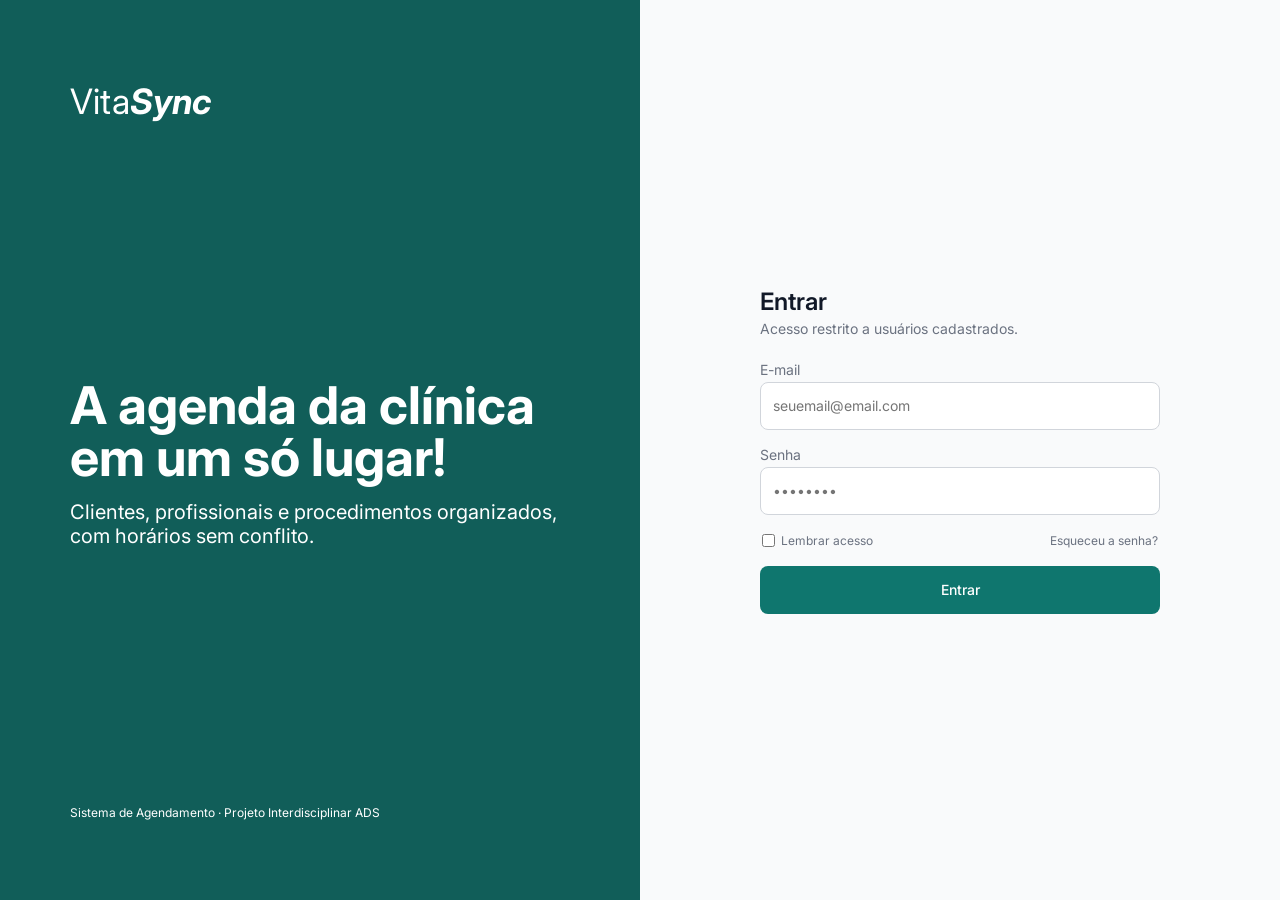
<file: index.html>
<!DOCTYPE html>
<html lang="pt-br">
<head>
    <link rel="preconnect" href="https://fonts.googleapis.com">
    <link rel="preconnect" href="https://fonts.gstatic.com" crossorigin>

    <meta charset="UTF-8">
    <meta name="viewport" content="width=device-width, initial-scale=1.0">
    <link rel="stylesheet" href="assets/css/style.css">
    <link rel="stylesheet" href="assets/css/login.css">
    <script src="assets/js/scripts.js" defer></script>
    <script src="assets/js/login.js" defer></script>
    <title>VitaSync</title>

    <link href="https://fonts.googleapis.com/css2?family=Inter:ital,opsz,wght@0,14..32,100..900;1,14..32,100..900&display=swap" rel="stylesheet">
</head>
<body>
    <main class="login">
        <section class="login__welcome">
            <div class="login__welcome-box">
                <p class="logo">Vita<strong>Sync</strong></p>

                <div class="login__welcome-texts">
                    <h1 class="login__title">A agenda da clínica em um só lugar!</h1>
                    <p class="login__desc">Clientes, profissionais e procedimentos organizados, com horários sem conflito.</p>
                </div>

                <p class="login__obs">Sistema de Agendamento · Projeto Interdisciplinar ADS</p>
            </div>   
        </section>

        <section class="login__form-side">
            <div class="login__form-box">
                <div class="card__header">
                    <h2 class="card__title">Entrar</h2>
                    <p class="card__desc">Acesso restrito a usuários cadastrados.</p>
                </div>

                <form action="#" class="form" id="loginForm">
                    <div class="field">
                        <label for="email" class="label">E-mail</label>
                        <input type="email" id="email" class="input" name="email" placeholder="seuemail@email.com" required>
                    </div>

                    <div class="field">
                        <label for="senha" class="label">Senha</label>
                        <input type="password" id="senha" class="input" name="senha" placeholder="••••••••" required>
                    </div>

                    <div class="login__options">
                        <label class="checkbox">
                            <input type="checkbox" name="lembrar"> Lembrar acesso
                        </label>

                        <a href="#" class="link">Esqueceu a senha?</a>
                    </div>
                    
                    <p class="error" id="loginError" hidden>
                        <svg class="error__icon" aria-hidden="true" xmlns="http://www.w3.org/2000/svg" viewBox="0 0 24 24" fill="none" stroke="currentColor" stroke-width="2" stroke-linecap="round" stroke-linejoin="round">
                            <path d="m21.73 18-8-14a2 2 0 0 0-3.48 0l-8 14A2 2 0 0 0 4 21h16a2 2 0 0 0 1.73-3"/>
                            <path d="M12 9v4"/>
                            <path d="M12 17h.01"/>
                        </svg>

                        E-mail ou senha inválidos
                    </p>

                    <button type="submit" class="btn btn--full">Entrar</button>
                </form>
            </div>
        </section>
    </main>
</body>
</html>
</file>
<file: assets/css/style.css>
/*=== 1. BASE ===*/
html {
    font-size: 62.5%;
    overscroll-behavior: none;
}

:root {
    /* === CORES PRIMÁRIAS === */
    --color-primary: #0F766E; /* BOTÃO PRIMÁRIO, CHECKBOX MARCADO, BORDA DE INPUT EM FOCO, LINK DE DESTAQUE */
    --color-primary-dark: #115E59; /* FUNDO ESCURO, HOVER EM BOTÕES */
    --color-primary-pressed: #134E4A; /* BOTÃO NO CLICADO/ON CLICK */
    --color-primary-light: #CCFBF1; /* BLOCOS DE AGENDAMENTO, FUNDO DE ITENS SELECIONADOS */

    /* === CORES NEUTRAS === */
    --color-text: #111827; /* TEXTO PRINCIPAL, TEXTO DE INPUT *DIGITADO*, NOME DE CLEINTE */
    --color-text-strong: #374151; /* TEXTO DE INTERFACE: LINKS DA NAV, OPÇÕES, TEXTO QUE NÃO É PRINCIPAL MAS PRECISA SER LIDO */
    --color-text-muted: #6B7280; /* TEXTO SECUNDÁRIO, LABELS, DESC, LINKS DE APOIO */
    --color-placeholder: #9CA3AF; /* COR DOS TEXTOS DE EXEMPLOS DOS INPUTS */
    --color-border: #D1D5DB; /* BORDAS DE INPUT, BOTÃO NEUTRO, LINHAS DIVISÓRIAS DA AGENDA */
    --color-bg: #F9FAFB; /* FUNDO DA PÁGINA */
    --color-white: #FFFFFF; /* CARDS, CAMPOS, TEXTO SOBRE FUNDOS ESCUROS */
    --color-surface: #F3F4F6; /* FUNDO DE CABEÇALHOS DA AGENDA, ELEMENTOS DESABILITADOS, AGENDAMENTO CANCELADO */


    /* === CORES SEMÂNTICAS === */
    --color-error: #B91C1C; /* TEXTO DE ERRO */
    --color-error-strong: #DC2626; /* BORDA DE INPUT INVÁLIDO, BOTÃO DE CANCELAMENTO/DESTRUTIVO */
    --color-error-bg: #FEF2F2; /* FUNDO DE FAIXA DE AVISO */
    --color-success: #15803D; /* TEXTO DE SUCESSO */
    --color-success-bg: #F0FDF4; /* FUNDO DE FAIXAS/CARDS DE SUCESSO */
    --color-warning: #B45309; /* TEXTO DE PEDENCIAS/URGÊNCIAS */
    --color-warning-bg: #FFFBEB; /* FUNDO DE FAIXA DE CUIDADO */

    /* === TIPOGRAFIA === */
    --text-display: 5.2rem; /* TEXTO DE DESTAQUE COMO O DA LOGIN PAGE */
    --text-logo: 3.5rem; /* TAMANHO LOGO, JÁ QUE NOSSO LOGO É UM P */
    --text-h1: 2.8rem; /* TEXTO DE TÍTULOS (ASSUNTO DA PÁGINA, TODA PÁGINA TEM QUE TER SOMENTE 1 H1) */
    --text-h2: 2.4rem; /* TEXTO DE SUBTITULOS */
    --text-lead: 2.0rem; /* TEXTOS DE APOIOS, GERALMENTE USADO APÓS UM TÍTULO GRANDE */
    --text-h3: 1.6rem; /* SUBDIVISÃO DE UM H2 */
    --text-body: 1.4rem; /* TEXTOS CORRIDOS, PARAGRAFOS E ETC... */
    --text-support: 1.2rem; /* INFORMAÇÃO QUE PRECISA ESTAR PRESENTE MAS NÃO DEVE SER LIDA ANTES DO RESTO COMO: "Esqueceu a senha?", "Lembrar acesso", "Sistema de Agendamento · Projeto Interdisciplinar ADS"*/

    /* === TAMANHOS === */
    --size-control: 4.8rem; /* ALTURA DE CONTROLES COMO: INPUTS, SELECTS, BUTTONS E ETC... MENOS TEXT AREAS (TEXTOS GRANDES) POIS CRESCE CONFORME O CONTEÚDO */
    --radius-sm: 0.8rem; /* CURVATURA DAS BORDAS DE INPUT, BOTÃO, FAIXA DE AVISO. TUDO QUE TENHA 48PX DE ALTURA. */
    --radius-md: 1.2rem; /* CURVATURA DAS BORDAS DE CARDS COMO NOVO CLIENTE */
    --radius-lg: 1.6rem; /* CURVATURA DAS BORDAS DE MODAL (JANELAS QUE ABRE POR CIMA DA TELA, CONHECIDO COMO POP-UPS) */
    --space-page: 8rem; /* PADDING VERTICAL (APLICAR EM PADDING-TOP E PADDING-BOTTOM) DE PÁGINAS INTEIRAS, GERALMENTE NÃO TEM BARRAS DE NAVEGAÇÃO */
    --space-section: 3.2rem; /* PADDING VERTICAL (APLICAR EM PADDING-TOP E PADDING-BOTTOM) DE PÁGINAS COM NAVBAR NO TOP, É A DISTÂNCIA MINIMA DOS CONTÉUDOS DA NAV */

    /* === PESOS === */
    /* === TOMANDO COMO REFÊRENCIA O FIGMA, CONVERTEREMOS OS PESOS DE REGULAR, MEDIUM, BOLD... PARA OS SEGUINTES PESOS EM NÚMERO === */ 
    --weight-regular: 400;
    --weight-medium: 500;
    --weight-semibold: 600;
    --weight-bold: 700;
}

* {
    margin: 0;
    padding: 0;
    box-sizing: border-box;
}

body {
    font-family: "Inter", sans-serif;
    background-color: var(--color-bg);
}

/* USADO PARA FORÇAR CONTROLS A HERDAR A FONTE DEFINIDA EM BODY */
input, button, select, textarea { 
    font: inherit;
    color: inherit;
}

/* FORÇA TAGS COM HIDDEN A REALMENTE FICAREM ESCONDIDAS IGNORANDO AS PROPRIEDADES DE display DOS PAIS */
[hidden] {
    display: none !important;
}

/* === 2. COMPONENTES ===*/
.logo {
    font-size: var(--text-logo);
}

.logo strong {
    font-style: italic;
    font-weight: var(--weight-bold);
}

.card__header {
    display: flex;
    flex-direction: column;
    gap: 0.4rem;
}

.card__title {
    font-size: var(--text-h2);
    font-weight: var(--weight-semibold);
    color: var(--color-text);
}

.card__desc {
    font-size: var(--text-body);
    color: var(--color-text-muted);
}

.form {
    display: flex;
    flex-direction: column;
    width: 100%;
    gap: 1.6rem;
}

.field {
    display: flex;
    flex-direction: column;
    gap: 0.4rem;
}

.label {
    font-size: var(--text-body);
    font-weight: var(--weight-regular);
    color: var(--color-text-muted);
}

.input {
    width: 100%;
    height: var(--size-control);
    border: 1px solid var(--color-border);
    border-radius: var(--radius-sm);
    padding: 0 1.2rem;
    background-color: var(--color-white);
    font-size: var(--text-body);
    font-weight: var(--weight-regular);
}

.input:focus-visible {
    outline: 1px solid var(--color-primary);
    border-color: var(--color-primary);
}

.input:user-invalid {
    border-color: var(--color-error-strong);
}

/* TEXTAREA: NÃO USA A ALTURA FIXA DOS CONTROLS, CRESCE CONFORME O CONTEÚDO */
.input--textarea {
    height: auto;
    min-height: 9.6rem;
    padding: 1.2rem;
    resize: vertical;
}

fieldset.field {
    border: none;
    min-width: 0;
}

fieldset.field > legend {
    margin-bottom: 0.4rem;
}

.link {
    font-size: var(--text-support);
    font-weight: var(--weight-regular);
    color: var(--color-text-muted);
    text-decoration: none;
}

.link:hover{
    text-decoration: underline;
}

.checkbox {
    display: flex;
    align-items: center;
    gap: 0.6rem;
    font-size: var(--text-support);
    font-weight: var(--weight-regular);
    color: var(--color-text-muted);
    cursor: pointer;
}

.checkbox input {
    accent-color: var(--color-primary);
}

.error {
    display: flex;
    align-items: center;
    gap: 0.6rem;
    font-size: var(--text-body);
    color: var(--color-error);
}

.error__icon {
    width: 1.6rem;
    height: 1.6rem;
    flex-shrink: 0;
}

.alert {
    padding: 1.2rem 1.6rem;
    border: 1px solid;
    border-radius: var(--radius-sm);
    font-size: var(--text-body);
}

.alert--error {
    border-color: var(--color-error-strong);
    background-color: var(--color-error-bg);
    color: var(--color-error);
}

.alert--success {
    border-color: var(--color-success);
    background-color: var(--color-success-bg);
    color: var(--color-success);
}

.btn {
    height: var(--size-control);
    padding: 0 2.4rem;
    border-radius: var(--radius-sm);
    font-size: var(--text-body);
    font-weight: var(--weight-medium);
    background-color: var(--color-primary);
    color: var(--color-white);
    border: none;
    cursor: pointer;
}

.btn--full {
    width: 100%;
}

.btn--sm {
    height: 3.6rem;
    padding: 0 2.0rem;
}

.btn:hover {
    background-color: var(--color-primary-dark);
}

.btn:active {
    background-color: var(--color-primary-pressed);
}

.btn--secondary {
    background-color: var(--color-white);
    color: var(--color-text-strong);
    border: 1px solid var(--color-border);
}

.btn--secondary:hover {
    background-color: var(--color-surface);
}

.btn--secondary:active {
    background-color: var(--color-border);
}

.btn--danger {
    background-color: var(--color-error-strong);
}

.btn--danger:hover,
.btn--danger:active {
    background-color: var(--color-error);
}

.btn:disabled {
    background-color: var(--color-placeholder);
    color: var(--color-white);
    cursor: not-allowed;
}

.nav {
    display: flex;
    align-items: center;
    justify-content: space-between;
    padding: 0 2.4rem;
    height: 6.2rem;
    background-color: var(--color-white);
    border-bottom: 1px solid var(--color-border);
}

.nav__left {
    display: flex;
    align-items: center;
    gap: 3.2rem;
}

.nav .logo {
    font-size: 2.4rem;
    line-height: 1;
    color: var(--color-primary-dark);
}

.nav__links {
    position: relative;
    top: 1px;
    display: flex;
    gap: 2.4rem;
    list-style-type: none;
    line-height: 1;
}

.nav__link {
    font-size: var(--text-body);
    font-weight: var(--weight-medium);
    color: var(--color-text-strong);
    text-decoration: none;
}

.nav__link:hover {
    color: var(--color-text);
}

.nav__link--active {
    color: var(--color-primary);
    font-weight: var(--weight-semibold);
}

.nav__user {
    font-size: var(--text-body);
    font-weight: var(--weight-regular);
    color: var(--color-text-strong);
}

.nav__right {
    display: flex;
    align-items: center;
    gap: 1.6rem;
}

.nav__logout {
    background: none;
    border: none;
    padding: 0;
    font-size: var(--text-body);
    font-weight: var(--weight-medium);
    color: var(--color-primary);
    cursor: pointer;
}

.nav__logout:hover {
    text-decoration: underline;
}

.modal {
    width: min(64rem, calc(100% - 3.2rem));
    margin: auto; /* CENTRALIZA O MODAL, O RESET DO * ZERA A MARGEM PADRÃO */
    padding: 3.2rem;
    border: 1px solid var(--color-border);
    border-radius: var(--radius-lg);
    background-color: var(--color-white);
    color: var(--color-text);
}

.modal::backdrop {
    background-color: rgb(17 24 39 / 0.4); /* MESMO TOM DE --color-text, COM 40% DE OPACIDADE */
}

.modal__title {
    margin-bottom: 2.4rem;
    font-size: var(--text-h2);
    font-weight: var(--weight-semibold);
}

.modal__header {
    margin-bottom: 2.4rem;
}

.modal__row {
    display: grid;
    grid-template-columns: 1fr 1fr;
    gap: 1.6rem;
}

.modal__actions {
    display: grid;
    grid-template-columns: 1fr 1fr;
    gap: 1.6rem;
    margin-top: 0.8rem;
}
</file>
<file: assets/css/login.css>
/* === 3. LOGIN ===*/
.login {
    display: flex;
    width: 100%;
    height: 100vh;
}

.login .logo {
    color: var(--color-white);
}

.login__welcome {
    flex: 1;
    display: flex;
    flex-direction: column;
    justify-content: center;
    align-items: center;
    background-color: var(--color-primary-dark);
}

.login__welcome-box {
    display: flex;
    flex-direction: column;
    align-items: flex-start;
    justify-content: space-between;
    padding: var(--space-page) 0;
    height: 100%;
    width: 100%;
    max-width: 50.0rem;
}

.login__welcome-texts {
    display: flex;
    flex-direction: column;
    gap: 1.6rem;
}

.login__title {
    font-size: var(--text-display);
    font-weight: var(--weight-bold);
    color: var(--color-white);
    line-height: 1;
}

.login__desc {
    font-size: var(--text-lead);
    color: var(--color-white);
    font-weight: var(--weight-regular);
}

.login__obs {
    font-size: var(--text-support);
    color: var(--color-white);
}

.login__form-side {
    flex: 1;
    display: flex;
    flex-direction: column;
    justify-content: center;
    align-items: center;
    background-color: var(--color-bg);
}

.login__form-box {
    display: flex;
    flex-direction: column;
    align-items: flex-start;
    width: 40rem;
    gap: 2.4rem;
}

.login__options {
    display: flex;
    justify-content: space-between;
    align-items: center;
    padding: 0.2rem;
}
</file>
<file: assets/css/clients.css>
body {
    color: var(--color-text);
}

.clients {
    display: flex;
    align-items: flex-start;
    gap: 2.4rem;
    padding: var(--space-section);
}

.clients__list,
.clients__form {
    display: flex;
    flex-direction: column;
    gap: 2.4rem;
    padding: 3.2rem;
    background-color: var(--color-white);
    border: 1px solid var(--color-border);
    border-radius: var(--radius-md);
}

.clients__list {
    flex: 1;
}

.clients__form {
    width: 48rem;
    flex-shrink: 0;
}

.clients__row {
    display: grid;
    grid-template-columns: 1fr 1fr;
    gap: 1.6rem;
}

.clients__actions {
    display: grid;
    grid-template-columns: 1fr 1fr;
    gap: 1.6rem;
}

.clients__table {
    width: 100%;
    border-collapse: collapse;
    font-size: var(--text-body);
}

.clients__table th {
    padding: 1.2rem;
    text-align: left;
    font-weight: var(--weight-medium);
    color: var(--color-text-muted);
    background-color: var(--color-surface);
}

.clients__table td {
    padding: 1.2rem;
    border-bottom: 1px solid var(--color-border);
}
</file>
<file: assets/css/procedures.css>
/* === 6. PROCEDIMENTOS === */
body {
    color: var(--color-text);
}

.procedures {
    display: flex;
    align-items: flex-start;
    gap: 2.4rem;
    max-width: 120rem;
    margin: 0 auto;
    padding: var(--space-section);
}

.procedures__form,
.procedures__list {
    display: flex;
    flex-direction: column;
    gap: 2.4rem;
    padding: 3.2rem;
    background-color: var(--color-white);
    border: 1px solid var(--color-border);
    border-radius: var(--radius-md);
}

.procedures__form {
    flex: 1.15;
}

.procedures__list {
    flex: 1;
    gap: 1.6rem;
}

.procedures__row {
    display: grid;
    grid-template-columns: 1fr 1fr;
    gap: 1.6rem;
}

.procedures__hint {
    display: flex;
    align-items: flex-start;
    gap: 0.6rem;
    font-size: var(--text-support);
    font-style: italic;
    color: var(--color-text-muted);
}

.procedures__hint-icon {
    width: 1.4rem;
    height: 1.4rem;
    flex-shrink: 0;
}

.procedures__actions {
    display: grid;
    grid-template-columns: 1fr 1fr;
    gap: 1.6rem;
}

.procedures__list-title {
    font-size: var(--text-h3);
    font-weight: var(--weight-semibold);
}

.procedures__items {
    list-style-type: none;
}

.procedures__item {
    display: flex;
    justify-content: space-between;
    align-items: center;
    gap: 1.6rem;
    padding: 1.2rem 0;
    border-bottom: 1px solid var(--color-border);
    font-size: var(--text-body);
}

.procedures__item:last-child {
    border-bottom: none;
}

.procedures__item-info {
    flex-shrink: 0;
    color: var(--color-text-muted);
}

.procedures__empty {
    padding: 1.2rem 0;
    font-size: var(--text-body);
    color: var(--color-text-muted);
}

@media (max-width: 900px) {
    .procedures {
        flex-direction: column;
        align-items: stretch;
    }
}
</file>
<file: assets/css/professionals.css>
/* === 5. PROFISSIONAIS === */
body {
    color: var(--color-text);
}

.professionals {
    display: flex;
    align-items: flex-start;
    gap: 2.4rem;
    max-width: 120rem;
    margin: 0 auto;
    padding: var(--space-section);
}

.professionals__form,
.professionals__list {
    display: flex;
    flex-direction: column;
    gap: 2.4rem;
    padding: 3.2rem;
    background-color: var(--color-white);
    border: 1px solid var(--color-border);
    border-radius: var(--radius-md);
}

.professionals__form {
    flex: 1.15;
}

.professionals__list {
    flex: 1;
    gap: 1.6rem;
}

.professionals__list-title {
    font-size: var(--text-h3);
    font-weight: var(--weight-semibold);
}

.professionals__items {
    list-style-type: none;
}

.professionals__item {
    display: flex;
    justify-content: space-between;
    align-items: center;
    gap: 1.6rem;
    padding: 1.2rem 0;
    border-bottom: 1px solid var(--color-border);
    font-size: var(--text-body);
}

.professionals__item:last-child {
    border-bottom: none;
}

.professionals__item-info {
    flex-shrink: 0;
    color: var(--color-text-muted);
}

.professionals__row {
    display: grid;
    grid-template-columns: 1fr 1fr;
    gap: 1.6rem;
}

.professionals__row--three {
    grid-template-columns: 1fr 1fr 1fr;
}

.professionals__actions {
    display: grid;
    grid-template-columns: 1fr 1fr;
    gap: 1.6rem;
}

/* CHECKBOXES EM 2 COLUNAS, PREENCHENDO DE CIMA PARA BAIXO E DEPOIS PARA A DIREITA */
.professionals__procedures {
    column-count: 2;
    column-gap: 1.6rem;
    padding: 1.6rem;
    border: 1px solid var(--color-border);
    border-radius: var(--radius-sm);
}

.professionals__procedures .checkbox {
    break-inside: avoid;
    padding: 0.6rem 0;
    font-size: var(--text-body);
}

.professionals__procedures .checkbox:has(input:checked) {
    color: var(--color-text);
}

.professionals__procedures .checkbox input {
    width: 1.8rem;
    height: 1.8rem;
}

.professionals__empty {
    font-size: var(--text-body);
    color: var(--color-text-muted);
}

.professionals__empty a {
    color: var(--color-primary);
}

@media (max-width: 900px) {
    .professionals {
        flex-direction: column;
        align-items: stretch;
    }
}

@media (max-width: 640px) {
    .professionals__row,
    .professionals__row--three {
        grid-template-columns: 1fr;
    }

    .professionals__procedures {
        column-count: 1;
    }
}
</file>
<file: assets/css/schedule.css>
/* === 4. AGENDA ===*/
body {
    color: var(--color-text);
}

.schedule__controls {
    display: flex;
    justify-content: space-between;
    align-items: center;
    margin: 2.0rem var(--space-section);
}

.schedule__controls-left {
    display: flex;
    align-items: center;
    gap: 1.6rem;
}

.schedule__toggle {
    display: flex;
    border: 1px solid var(--color-border);
    padding: 0.2rem;
    border-radius: var(--radius-sm);
    background-color: var(--color-bg);
}

.schedule__toggle-option {
    height: 3.0rem;
    padding: 0 2.0rem;
    border: none;
    background: none;
    border-radius: 0.6rem;
    font-size: var(--text-body);
    cursor: pointer;
    color: var(--color-text-muted);
}

.schedule__toggle-option--active {
    background-color: var(--color-primary);
    color: var(--color-white);
    font-weight: var(--weight-medium);
}

.date-nav {
    display: flex;
    align-items: center;
    gap: 1rem;
}

.date-nav__arrow {
    width: 3.2rem;
    height: 3.2rem;
    background: none;
    border: none;
    padding: 0;
    cursor: pointer;
    color: var(--color-text-muted);
}

.date-nav__current {
    font-size: var(--text-body);
    font-weight: var(--weight-regular);
    position: relative;
    bottom: 1px;
}

.schedule__board {
    --rows: repeat(660, 0.1rem);
    display: grid;
    grid-template-columns: 7rem 1fr;
    grid-template-rows: auto 1fr;
    margin: 0 2.4rem;
}

.schedule__professionals {
    display: grid;
    grid-auto-flow: column;
    grid-auto-columns: 1fr;
    gap: 0.2rem;
}

.schedule__professional {
    display: flex;
    align-items: center;
    justify-content: center;
    padding: 0.8rem;
    font-size: var(--text-h3);
    font-weight: var(--weight-semibold);
    text-align: center;
    background-color: var(--color-surface);
}

.schedule__hours {
    display: grid;
    grid-template-rows: var(--rows);
}

.schedule__hour {
    grid-row: span 60;
    font-size: var(--text-support);
    color: var(--color-text-muted);
    border-top: 1px solid var(--color-border);
    padding-top: 0.4rem;
}

.schedule__columns {
    display: grid;
    grid-auto-flow: column;
    grid-auto-columns: 1fr;
    gap: 0.2rem;
}

.schedule__column {
    display: grid;
    grid-template-rows: var(--rows);
    background-color: var(--color-white);
    background-image: repeating-linear-gradient(to bottom, var(--color-border) 0 1px, transparent 1px 6rem);
    border-left: 1px solid var(--color-border);
    border-right: 1px solid var(--color-border);
    border-bottom: 1px solid var(--color-border);
}

/* MODAL DE AGENDAMENTO */
.modal__procedures {
    display: flex;
    flex-direction: column;
    gap: 1.2rem;
    max-height: 20rem;
    margin-top: 0.4rem;
    padding: 1.6rem;
    overflow-y: auto;
    border: 1px solid var(--color-border);
    border-radius: var(--radius-sm);
    list-style-type: none;
}

/* SEM PROCEDIMENTO ESCOLHIDO, A CAIXA DA LISTA NÃO APARECE */
.modal__procedures:empty {
    display: none;
}

.modal__procedure {
    display: flex;
    align-items: center;
    gap: 0.6rem;
}

.modal__procedure-text {
    flex: 1;
    font-size: var(--text-body);
}

.modal__remove {
    width: 2.8rem;
    height: 2.8rem;
    flex-shrink: 0;
    background: none;
    border: none;
    padding: 0;
    color: var(--color-text-muted);
    cursor: pointer;
}

.modal__remove:hover {
    color: var(--color-error);
}

.modal__qty {
    display: flex;
    align-items: center;
    gap: 0.6rem;
    font-size: var(--text-body);
    color: var(--color-text-muted);
}

.modal__qty-input {
    width: 5.6rem;
    height: 2.8rem;
    padding: 0 0.8rem;
    border: 1px solid var(--color-border);
    border-radius: 0.6rem;
}

.modal__summary {
    padding: 1.2rem 1.6rem;
    border-radius: var(--radius-sm);
    background-color: var(--color-surface);
    font-size: var(--text-body);
    color: var(--color-text-strong);
}

.modal__summary strong {
    font-weight: var(--weight-semibold);
    color: var(--color-text);
}

.schedule__appointment {
    display: flex;
    flex-direction: column;
    align-items: flex-start;
    gap: 0.2rem;
    margin: 0.2rem;
    padding: 0.6rem 0.8rem;
    overflow: hidden;
    border: none;
    border-left: 3px solid var(--color-primary);
    border-radius: 0.6rem;
    background-color: var(--color-primary-light);
    font-size: var(--text-support);
    text-align: left;
    cursor: pointer;
}

.schedule__appointment:hover {
    border-left-color: var(--color-primary-pressed);
}

.schedule__appointment-client {
    font-weight: var(--weight-semibold);
}

.schedule__appointment-time {
    color: var(--color-text-strong);
}

.schedule__appointment--canceled {
    border-left-color: var(--color-placeholder);
    background-color: var(--color-surface);
    color: var(--color-text-muted);
    text-decoration: line-through;
}

/* MODAL DE CANCELAMENTO */
.modal__summary--stacked {
    display: flex;
    flex-direction: column;
    gap: 0.4rem;
}

/* MODAL DE DETALHES */
.modal__details {
    display: grid;
    grid-template-columns: 1fr 1fr;
    gap: 1.6rem;
    margin-bottom: 2.4rem;
    font-size: var(--text-body);
}

.modal__details dt {
    color: var(--color-text-muted);
}
</file>
